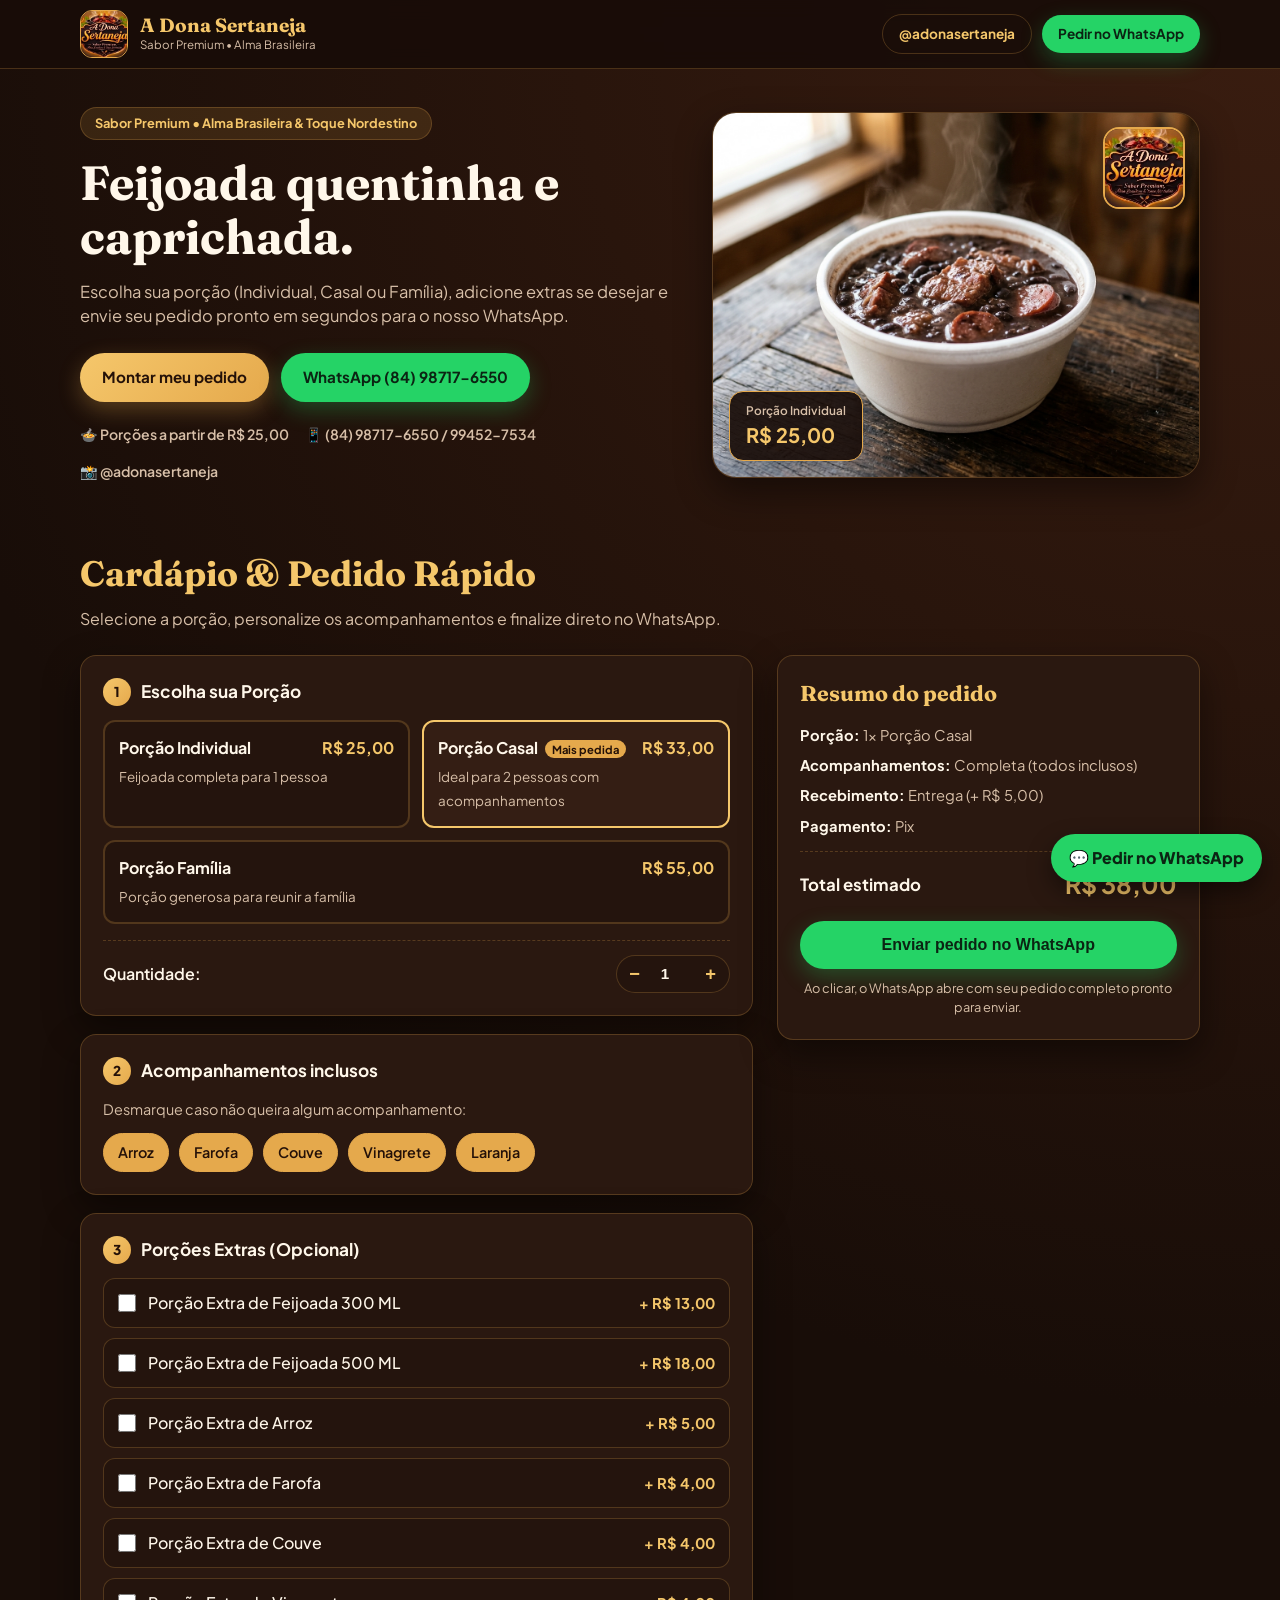
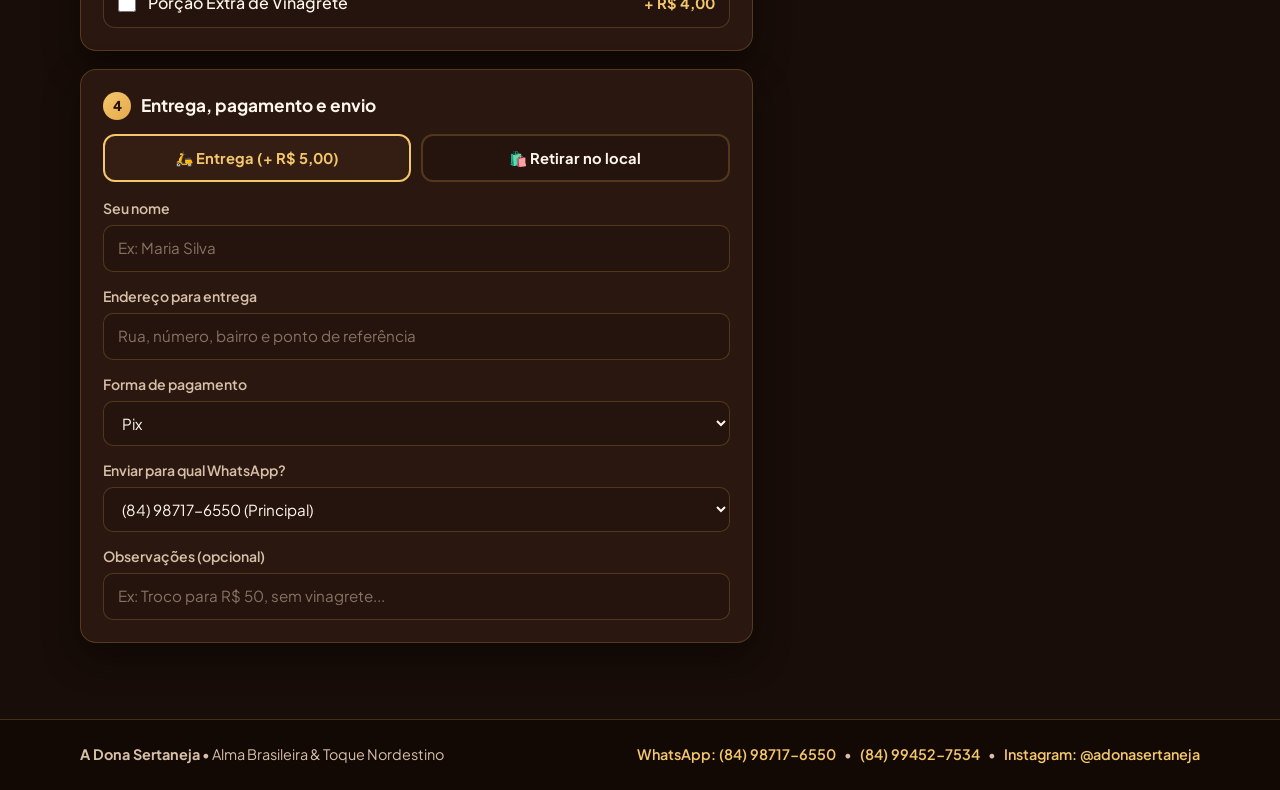
<file: index.html>
<!DOCTYPE html>
<html lang="pt-BR">
<head>
  <meta charset="UTF-8" />
  <meta name="viewport" content="width=device-width, initial-scale=1.0" />
  <title>A Dona Sertaneja — Cardápio & Pedido Rápido de Feijoada</title>
  <meta name="description" content="A Dona Sertaneja — Sabor Premium, Alma Brasileira & Toque Nordestino. Peça sua feijoada pelo WhatsApp (84) 98717-6550." />
  <link rel="preconnect" href="https://fonts.googleapis.com" />
  <link rel="preconnect" href="https://fonts.gstatic.com" crossorigin />
  <link href="https://fonts.googleapis.com/css2?family=Fraunces:opsz,wght@9..144,600;9..144,700&family=Plus+Jakarta+Sans:wght@400;500;600;700&display=swap" rel="stylesheet" />
  <link rel="stylesheet" href="styles.css" />
</head>
<body>
  <header class="topbar">
    <div class="container topbar-inner">
      <a href="#" class="brand">
        <img class="brand-logo" src="assets/logo.jpg" alt="Logo A Dona Sertaneja" />
        <div class="brand-text">
          <span class="brand-name">A Dona Sertaneja</span>
          <span class="brand-tag">Sabor Premium • Alma Brasileira</span>
        </div>
      </a>
      <div class="topbar-actions">
        <a
          class="btn btn-outline-gold btn-sm hide-mobile"
          href="https://www.instagram.com/adonasertaneja/"
          target="_blank"
          rel="noopener noreferrer"
        >
          @adonasertaneja
        </a>
        <a id="header-wa-link" class="btn btn-wa btn-sm" href="#" target="_blank" rel="noopener noreferrer">
          Pedir no WhatsApp
        </a>
      </div>
    </div>
  </header>

  <main>
    <!-- Hero -->
    <section class="hero">
      <div class="container hero-grid">
        <div class="hero-copy">
          <span class="badge">Sabor Premium • Alma Brasileira & Toque Nordestino</span>
          <h1>Feijoada quentinha e caprichada.</h1>
          <p class="hero-subtitle">
            Escolha sua porção (Individual, Casal ou Família), adicione extras se desejar e envie seu pedido pronto em segundos para o nosso WhatsApp.
          </p>
          <div class="hero-actions">
            <a href="#pedido" class="btn btn-gold">Montar meu pedido</a>
            <a id="hero-wa-link" class="btn btn-wa" href="#" target="_blank" rel="noopener noreferrer">
              WhatsApp (84) 98717-6550
            </a>
          </div>
          <ul class="hero-highlights">
            <li>🍲 Porções a partir de R$ 25,00</li>
            <li>📱 (84) 98717-6550 / 99452-7534</li>
            <li>📸 @adonasertaneja</li>
          </ul>
        </div>

        <div class="hero-media">
          <div class="hero-image-card">
            <img
              src="assets/feijoada.jpg"
              alt="Marmita de feijoada A Dona Sertaneja com arroz, couve, farofa, torresmo e laranja"
              onerror="this.parentElement.classList.add('img-fallback')"
            />
            <div class="hero-logo-badge">
              <img src="assets/logo.jpg" alt="A Dona Sertaneja" />
            </div>
            <div class="price-tag">
              <span>Porção Individual</span>
              <strong>R$ 25,00</strong>
            </div>
          </div>
        </div>
      </div>
    </section>

    <!-- Pedido Rápido -->
    <section id="pedido" class="order-section">
      <div class="container">
        <div class="section-head">
          <h2>Cardápio & Pedido Rápido</h2>
          <p>Selecione a porção, personalize os acompanhamentos e finalize direto no WhatsApp.</p>
        </div>

        <form id="order-form" class="order-layout" novalidate>
          <div class="order-steps">
            <!-- 1. Porções -->
            <fieldset class="card">
              <legend class="step-title">
                <span class="step-num">1</span> Escolha sua Porção
              </legend>
              <div class="size-grid" id="size-options">
                <label class="option-card">
                  <input type="radio" name="size" value="Porção Individual" data-price="25.00" />
                  <div class="option-body">
                    <div class="option-top">
                      <strong>Porção Individual</strong>
                      <span class="option-price">R$ 25,00</span>
                    </div>
                    <span class="option-desc">Feijoada completa para 1 pessoa</span>
                  </div>
                </label>

                <label class="option-card">
                  <input type="radio" name="size" value="Porção Casal" data-price="33.00" checked />
                  <div class="option-body">
                    <div class="option-top">
                      <strong>Porção Casal <em class="popular-tag">Mais pedida</em></strong>
                      <span class="option-price">R$ 33,00</span>
                    </div>
                    <span class="option-desc">Ideal para 2 pessoas com acompanhamentos</span>
                  </div>
                </label>

                <label class="option-card option-card-full">
                  <input type="radio" name="size" value="Porção Família" data-price="55.00" />
                  <div class="option-body">
                    <div class="option-top">
                      <strong>Porção Família</strong>
                      <span class="option-price">R$ 55,00</span>
                    </div>
                    <span class="option-desc">Porção generosa para reunir a família</span>
                  </div>
                </label>
              </div>

              <div class="qty-row">
                <label for="quantity">Quantidade:</label>
                <div class="qty-control">
                  <button type="button" id="qty-minus" aria-label="Diminuir quantidade">−</button>
                  <input type="number" id="quantity" name="quantity" value="1" min="1" max="20" readonly />
                  <button type="button" id="qty-plus" aria-label="Aumentar quantidade">+</button>
                </div>
              </div>
            </fieldset>

            <!-- 2. Acompanhamentos -->
            <fieldset class="card">
              <legend class="step-title">
                <span class="step-num">2</span> Acompanhamentos inclusos
              </legend>
              <p class="step-hint">Desmarque caso não queira algum acompanhamento:</p>
              <div class="chips-grid" id="sides-options">
                <label class="chip-check">
                  <input type="checkbox" name="side" value="Arroz" checked />
                  <span>Arroz</span>
                </label>
                <label class="chip-check">
                  <input type="checkbox" name="side" value="Farofa" checked />
                  <span>Farofa</span>
                </label>
                <label class="chip-check">
                  <input type="checkbox" name="side" value="Couve" checked />
                  <span>Couve</span>
                </label>
                <label class="chip-check">
                  <input type="checkbox" name="side" value="Vinagrete" checked />
                  <span>Vinagrete</span>
                </label>
                <label class="chip-check">
                  <input type="checkbox" name="side" value="Laranja" checked />
                  <span>Laranja</span>
                </label>
              </div>
            </fieldset>

            <!-- 3. Porções Extras -->
            <fieldset class="card">
              <legend class="step-title">
                <span class="step-num">3</span> Porções Extras (Opcional)
              </legend>
              <div class="extras-list" id="extras-options">
                <label class="extra-item">
                  <input type="checkbox" name="extra" value="Porção Extra de Feijoada 300 ML" data-price="13.00" />
                  <span>Porção Extra de Feijoada 300 ML</span>
                  <strong>+ R$ 13,00</strong>
                </label>
                <label class="extra-item">
                  <input type="checkbox" name="extra" value="Porção Extra de Feijoada 500 ML" data-price="18.00" />
                  <span>Porção Extra de Feijoada 500 ML</span>
                  <strong>+ R$ 18,00</strong>
                </label>
                <label class="extra-item">
                  <input type="checkbox" name="extra" value="Porção Extra de Arroz" data-price="5.00" />
                  <span>Porção Extra de Arroz</span>
                  <strong>+ R$ 5,00</strong>
                </label>
                <label class="extra-item">
                  <input type="checkbox" name="extra" value="Porção Extra de Farofa" data-price="4.00" />
                  <span>Porção Extra de Farofa</span>
                  <strong>+ R$ 4,00</strong>
                </label>
                <label class="extra-item">
                  <input type="checkbox" name="extra" value="Porção Extra de Couve" data-price="4.00" />
                  <span>Porção Extra de Couve</span>
                  <strong>+ R$ 4,00</strong>
                </label>
                <label class="extra-item">
                  <input type="checkbox" name="extra" value="Porção Extra de Vinagrete" data-price="4.00" />
                  <span>Porção Extra de Vinagrete</span>
                  <strong>+ R$ 4,00</strong>
                </label>
              </div>
            </fieldset>

            <!-- 4. Dados de entrega -->
            <fieldset class="card">
              <legend class="step-title">
                <span class="step-num">4</span> Entrega, pagamento e envio
              </legend>

              <div class="delivery-toggle">
                <label class="radio-pill">
                  <input type="radio" name="deliveryType" value="Entrega" checked />
                  <span>🛵 Entrega (+ R$ 5,00)</span>
                </label>
                <label class="radio-pill">
                  <input type="radio" name="deliveryType" value="Retirada no local" />
                  <span>🛍️ Retirar no local</span>
                </label>
              </div>

              <div class="fields-grid">
                <div class="field">
                  <label for="customer-name">Seu nome</label>
                  <input type="text" id="customer-name" name="customerName" placeholder="Ex: Maria Silva" />
                </div>

                <div class="field" id="address-field">
                  <label for="customer-address">Endereço para entrega</label>
                  <input type="text" id="customer-address" name="customerAddress" placeholder="Rua, número, bairro e ponto de referência" />
                </div>

                <div class="field">
                  <label for="payment-method">Forma de pagamento</label>
                  <select id="payment-method" name="paymentMethod">
                    <option value="Pix">Pix</option>
                    <option value="Cartão (crédito/débito)">Cartão (crédito/débito)</option>
                    <option value="Dinheiro">Dinheiro</option>
                  </select>
                </div>

                <div class="field">
                  <label for="wa-target">Enviar para qual WhatsApp?</label>
                  <select id="wa-target" name="waTarget">
                    <option value="5584987176550">(84) 98717-6550 (Principal)</option>
                    <option value="5584994527534">(84) 99452-7534 (Alternativo)</option>
                  </select>
                </div>

                <div class="field">
                  <label for="order-notes">Observações (opcional)</label>
                  <input type="text" id="order-notes" name="orderNotes" placeholder="Ex: Troco para R$ 50, sem vinagrete..." />
                </div>
              </div>
            </fieldset>
          </div>

          <!-- Resumo fixo -->
          <aside class="summary-card card">
            <h3>Resumo do pedido</h3>
            <div id="summary-details" class="summary-details"></div>

            <div class="summary-total">
              <span>Total estimado</span>
              <strong id="summary-total">R$ 33,00</strong>
            </div>

            <button type="submit" class="btn btn-wa btn-lg btn-full">
              Enviar pedido no WhatsApp
            </button>
            <p class="summary-note">
              Ao clicar, o WhatsApp abre com seu pedido completo pronto para enviar.
            </p>
          </aside>
        </form>
      </div>
    </section>
  </main>

  <footer class="footer">
    <div class="container footer-inner">
      <div>
        <strong>A Dona Sertaneja</strong> • Alma Brasileira & Toque Nordestino
      </div>
      <div class="footer-links">
        <a id="footer-wa-1" href="#" target="_blank" rel="noopener noreferrer">WhatsApp: (84) 98717-6550</a>
        <span>•</span>
        <a id="footer-wa-2" href="#" target="_blank" rel="noopener noreferrer">(84) 99452-7534</a>
        <span>•</span>
        <a href="https://www.instagram.com/adonasertaneja/" target="_blank" rel="noopener noreferrer">Instagram: @adonasertaneja</a>
      </div>
    </div>
  </footer>

  <!-- Botão flutuante WhatsApp -->
  <a id="float-wa-link" class="wa-float" href="#" target="_blank" rel="noopener noreferrer" aria-label="Pedir pelo WhatsApp">
    💬 Pedir no WhatsApp
  </a>

  <script src="script.js"></script>
</body>
</html>
</file>
<file: styles.css>
:root {
  --bg: #180d08;
  --bg-soft: #24140d;
  --surface: #2a1810;
  --surface-elevated: #341e14;
  --text: #fff7ea;
  --text-muted: #d7bfa8;
  --gold: #e5a94c;
  --gold-bright: #f5c76b;
  --ember: #c85a17;
  --wa: #25d366;
  --wa-dark: #199e4b;
  --border: rgba(229, 169, 76, 0.24);
  --radius: 16px;
  --shadow: 0 14px 36px rgba(0, 0, 0, 0.45);
}

* {
  box-sizing: border-box;
  margin: 0;
  padding: 0;
}

html {
  scroll-behavior: smooth;
}

body {
  font-family: "Plus Jakarta Sans", system-ui, -apple-system, sans-serif;
  background: radial-gradient(circle at top right, #3a1d10 0%, var(--bg) 52%);
  color: var(--text);
  line-height: 1.5;
  -webkit-font-smoothing: antialiased;
}

.container {
  width: min(1120px, 92%);
  margin-inline: auto;
}

/* Header */
.topbar {
  position: sticky;
  top: 0;
  z-index: 20;
  background: rgba(24, 13, 8, 0.92);
  backdrop-filter: blur(10px);
  border-bottom: 1px solid var(--border);
}

.topbar-inner {
  display: flex;
  align-items: center;
  justify-content: space-between;
  padding-block: 10px;
  gap: 12px;
}

.brand {
  display: inline-flex;
  align-items: center;
  gap: 12px;
  text-decoration: none;
  color: var(--text);
}

.brand-logo {
  width: 48px;
  height: 48px;
  object-fit: cover;
  border-radius: 12px;
  border: 1px solid var(--gold);
}

.brand-text {
  display: flex;
  flex-direction: column;
}

.brand-name {
  font-family: "Fraunces", Georgia, serif;
  font-size: 1.2rem;
  font-weight: 700;
  color: var(--gold-bright);
  line-height: 1.1;
}

.brand-tag {
  font-size: 0.72rem;
  color: var(--text-muted);
}

.topbar-actions {
  display: flex;
  align-items: center;
  gap: 10px;
}

/* Buttons */
.btn {
  display: inline-flex;
  align-items: center;
  justify-content: center;
  gap: 8px;
  border: none;
  border-radius: 999px;
  padding: 13px 22px;
  font-weight: 700;
  font-size: 0.95rem;
  text-decoration: none;
  cursor: pointer;
  transition: transform 0.15s ease, background-color 0.15s ease, filter 0.15s ease;
}

.btn:hover {
  transform: translateY(-1px);
}

.btn:active {
  transform: translateY(0);
}

.btn-sm {
  padding: 9px 16px;
  font-size: 0.85rem;
}

.btn-lg {
  padding: 15px 24px;
  font-size: 1rem;
}

.btn-full {
  width: 100%;
}

.btn-gold {
  background: linear-gradient(135deg, var(--gold-bright), var(--gold));
  color: #241108;
  box-shadow: 0 8px 22px rgba(229, 169, 76, 0.3);
}

.btn-gold:hover {
  filter: brightness(1.06);
}

.btn-outline-gold {
  background: transparent;
  color: var(--gold-bright);
  border: 1px solid var(--border);
}

.btn-outline-gold:hover {
  background: rgba(229, 169, 76, 0.12);
}

.btn-wa {
  background: var(--wa);
  color: #0b2413;
  box-shadow: 0 8px 22px rgba(37, 211, 102, 0.28);
}

.btn-wa:hover {
  background: #2fe070;
}

/* Hero */
.hero {
  padding-block: 38px 50px;
}

.hero-grid {
  display: grid;
  grid-template-columns: 1.1fr 0.9fr;
  gap: 36px;
  align-items: center;
}

.badge {
  display: inline-block;
  background: rgba(229, 169, 76, 0.14);
  color: var(--gold-bright);
  border: 1px solid var(--border);
  padding: 6px 14px;
  border-radius: 999px;
  font-size: 0.8rem;
  font-weight: 700;
  margin-bottom: 16px;
}

.hero h1 {
  font-family: "Fraunces", Georgia, serif;
  font-size: clamp(2rem, 4vw, 3rem);
  line-height: 1.12;
  margin-bottom: 16px;
}

.hero-subtitle {
  color: var(--text-muted);
  font-size: 1.03rem;
  margin-bottom: 24px;
  max-width: 56ch;
}

.hero-actions {
  display: flex;
  flex-wrap: wrap;
  gap: 12px;
  margin-bottom: 22px;
}

.hero-highlights {
  list-style: none;
  display: flex;
  flex-wrap: wrap;
  gap: 16px;
  color: var(--text-muted);
  font-size: 0.88rem;
  font-weight: 600;
}

.hero-image-card {
  position: relative;
  border-radius: 24px;
  overflow: hidden;
  background: var(--surface);
  border: 1px solid var(--border);
  aspect-ratio: 4 / 3;
  box-shadow: var(--shadow);
}

.hero-image-card > img {
  width: 100%;
  height: 100%;
  object-fit: cover;
  display: block;
}

.hero-logo-badge {
  position: absolute;
  top: 14px;
  right: 14px;
  width: 82px;
  height: 82px;
  border-radius: 16px;
  overflow: hidden;
  border: 2px solid var(--gold);
  box-shadow: 0 8px 20px rgba(0, 0, 0, 0.45);
  background: #180d08;
}

.hero-logo-badge img {
  width: 100%;
  height: 100%;
  object-fit: cover;
}

.price-tag {
  position: absolute;
  bottom: 16px;
  left: 16px;
  background: rgba(24, 13, 8, 0.92);
  border: 1px solid var(--gold);
  padding: 10px 16px;
  border-radius: 14px;
  box-shadow: 0 8px 20px rgba(0, 0, 0, 0.35);
  display: flex;
  flex-direction: column;
}

.price-tag span {
  font-size: 0.74rem;
  color: var(--text-muted);
  font-weight: 600;
}

.price-tag strong {
  font-size: 1.25rem;
  color: var(--gold-bright);
}

/* Order Section */
.order-section {
  padding-block: 16px 76px;
}

.section-head {
  margin-bottom: 24px;
}

.section-head h2 {
  font-family: "Fraunces", Georgia, serif;
  font-size: clamp(1.6rem, 3vw, 2.2rem);
  color: var(--gold-bright);
  margin-bottom: 6px;
}

.section-head p {
  color: var(--text-muted);
}

.order-layout {
  display: grid;
  grid-template-columns: 1.35fr 0.85fr;
  gap: 24px;
  align-items: start;
}

.order-steps {
  display: flex;
  flex-direction: column;
  gap: 18px;
}

.card {
  background: var(--surface);
  border: 1px solid var(--border);
  border-radius: var(--radius);
  padding: 22px;
  box-shadow: var(--shadow);
}

fieldset.card {
  border: 1px solid var(--border);
}

.step-title {
  display: flex;
  align-items: center;
  gap: 10px;
  font-weight: 700;
  font-size: 1.08rem;
  margin-bottom: 14px;
  float: left;
  width: 100%;
  color: var(--text);
}

.step-title + * {
  clear: both;
}

.step-num {
  width: 28px;
  height: 28px;
  border-radius: 50%;
  background: linear-gradient(135deg, var(--gold-bright), var(--gold));
  color: #241108;
  display: inline-grid;
  place-items: center;
  font-size: 0.85rem;
  font-weight: 800;
  flex-shrink: 0;
}

.step-hint {
  clear: both;
  font-size: 0.9rem;
  color: var(--text-muted);
  margin-bottom: 12px;
}

/* Sizes */
.size-grid {
  clear: both;
  display: grid;
  grid-template-columns: repeat(2, 1fr);
  gap: 12px;
}

.option-card {
  cursor: pointer;
  position: relative;
}

.option-card-full {
  grid-column: 1 / -1;
}

.option-card input {
  position: absolute;
  opacity: 0;
}

.option-body {
  border: 2px solid var(--border);
  background: var(--bg-soft);
  border-radius: 12px;
  padding: 14px;
  height: 100%;
  transition: border-color 0.15s ease, background-color 0.15s ease;
}

.option-card input:checked + .option-body {
  border-color: var(--gold-bright);
  background: var(--surface-elevated);
}

.option-top {
  display: flex;
  justify-content: space-between;
  align-items: flex-start;
  gap: 8px;
  margin-bottom: 4px;
}

.option-price {
  font-weight: 700;
  color: var(--gold-bright);
  white-space: nowrap;
}

.popular-tag {
  font-style: normal;
  font-size: 0.7rem;
  background: var(--gold);
  color: #241108;
  padding: 2px 7px;
  border-radius: 999px;
  margin-left: 4px;
  vertical-align: middle;
}

.option-desc {
  font-size: 0.84rem;
  color: var(--text-muted);
}

/* Quantity */
.qty-row {
  margin-top: 16px;
  padding-top: 14px;
  border-top: 1px dashed var(--border);
  display: flex;
  align-items: center;
  justify-content: space-between;
  font-weight: 600;
}

.qty-control {
  display: inline-flex;
  align-items: center;
  border: 1px solid var(--border);
  border-radius: 999px;
  overflow: hidden;
  background: var(--bg-soft);
}

.qty-control button {
  width: 36px;
  height: 36px;
  border: none;
  background: transparent;
  font-size: 1.15rem;
  font-weight: 700;
  cursor: pointer;
  color: var(--gold-bright);
}

.qty-control button:hover {
  background: var(--surface-elevated);
}

.qty-control input {
  width: 40px;
  text-align: center;
  border: none;
  background: transparent;
  font-weight: 700;
  font-size: 0.95rem;
  color: var(--text);
}

/* Chips */
.chips-grid {
  display: flex;
  flex-wrap: wrap;
  gap: 10px;
}

.chip-check {
  cursor: pointer;
}

.chip-check input {
  display: none;
}

.chip-check span {
  display: inline-block;
  padding: 8px 14px;
  border-radius: 999px;
  border: 1px solid var(--border);
  background: var(--bg-soft);
  font-size: 0.9rem;
  font-weight: 600;
  color: var(--text-muted);
  transition: all 0.15s ease;
}

.chip-check input:checked + span {
  background: var(--gold);
  color: #241108;
  border-color: var(--gold);
}

/* Extras */
.extras-list {
  clear: both;
  display: flex;
  flex-direction: column;
  gap: 10px;
}

.extra-item {
  display: flex;
  align-items: center;
  gap: 12px;
  padding: 12px 14px;
  border: 1px solid var(--border);
  background: var(--bg-soft);
  border-radius: 12px;
  cursor: pointer;
}

.extra-item input {
  width: 18px;
  height: 18px;
  accent-color: var(--gold);
}

.extra-item span {
  flex: 1;
  font-weight: 500;
}

.extra-item strong {
  color: var(--gold-bright);
  font-size: 0.92rem;
}

/* Delivery & Fields */
.delivery-toggle {
  clear: both;
  display: grid;
  grid-template-columns: 1fr 1fr;
  gap: 10px;
  margin-bottom: 16px;
}

.radio-pill {
  cursor: pointer;
}

.radio-pill input {
  display: none;
}

.radio-pill span {
  display: block;
  text-align: center;
  padding: 11px;
  border: 2px solid var(--border);
  background: var(--bg-soft);
  border-radius: 12px;
  font-weight: 700;
  font-size: 0.92rem;
}

.radio-pill input:checked + span {
  border-color: var(--gold-bright);
  background: var(--surface-elevated);
  color: var(--gold-bright);
}

.fields-grid {
  display: grid;
  gap: 14px;
}

.field {
  display: flex;
  flex-direction: column;
  gap: 6px;
}

.field label {
  font-size: 0.88rem;
  font-weight: 600;
  color: var(--text-muted);
}

.field input,
.field select {
  width: 100%;
  padding: 11px 14px;
  border: 1px solid var(--border);
  border-radius: 10px;
  font: inherit;
  font-size: 0.95rem;
  background: var(--bg-soft);
  color: var(--text);
}

.field input::placeholder {
  color: rgba(215, 191, 168, 0.55);
}

.field input:focus,
.field select:focus {
  outline: 2px solid rgba(229, 169, 76, 0.35);
  border-color: var(--gold-bright);
}

.field.hidden {
  display: none;
}

/* Summary */
.summary-card {
  position: sticky;
  top: 86px;
}

.summary-card h3 {
  font-family: "Fraunces", Georgia, serif;
  font-size: 1.35rem;
  color: var(--gold-bright);
  margin-bottom: 14px;
}

.summary-details {
  display: flex;
  flex-direction: column;
  gap: 8px;
  font-size: 0.92rem;
  color: var(--text-muted);
  padding-bottom: 14px;
  border-bottom: 1px dashed var(--border);
  margin-bottom: 14px;
}

.summary-details strong {
  color: var(--text);
}

.summary-total {
  display: flex;
  justify-content: space-between;
  align-items: center;
  margin-bottom: 18px;
  font-size: 1.05rem;
  font-weight: 700;
}

.summary-total strong {
  font-size: 1.55rem;
  color: var(--gold-bright);
}

.summary-note {
  margin-top: 10px;
  font-size: 0.8rem;
  color: var(--text-muted);
  text-align: center;
}

/* Footer */
.footer {
  border-top: 1px solid var(--border);
  padding-block: 24px;
  background: #120905;
}

.footer-inner {
  display: flex;
  justify-content: space-between;
  flex-wrap: wrap;
  gap: 10px;
  font-size: 0.9rem;
  color: var(--text-muted);
}

.footer-links {
  display: flex;
  flex-wrap: wrap;
  gap: 8px;
}

.footer-links a {
  color: var(--gold-bright);
  text-decoration: none;
  font-weight: 600;
}

.footer-links a:hover {
  text-decoration: underline;
}

/* Floating WhatsApp */
.wa-float {
  position: fixed;
  right: 18px;
  bottom: 18px;
  z-index: 30;
  background: var(--wa);
  color: #0b2413;
  text-decoration: none;
  font-weight: 800;
  padding: 12px 18px;
  border-radius: 999px;
  box-shadow: 0 10px 25px rgba(0, 0, 0, 0.45);
  transition: transform 0.15s ease;
}

.wa-float:hover {
  transform: scale(1.04);
}

@media (max-width: 880px) {
  .hero-grid,
  .order-layout {
    grid-template-columns: 1fr;
  }

  .summary-card {
    position: static;
  }
}

@media (max-width: 560px) {
  .size-grid {
    grid-template-columns: 1fr;
  }

  .hide-mobile {
    display: none;
  }
}
</file>
